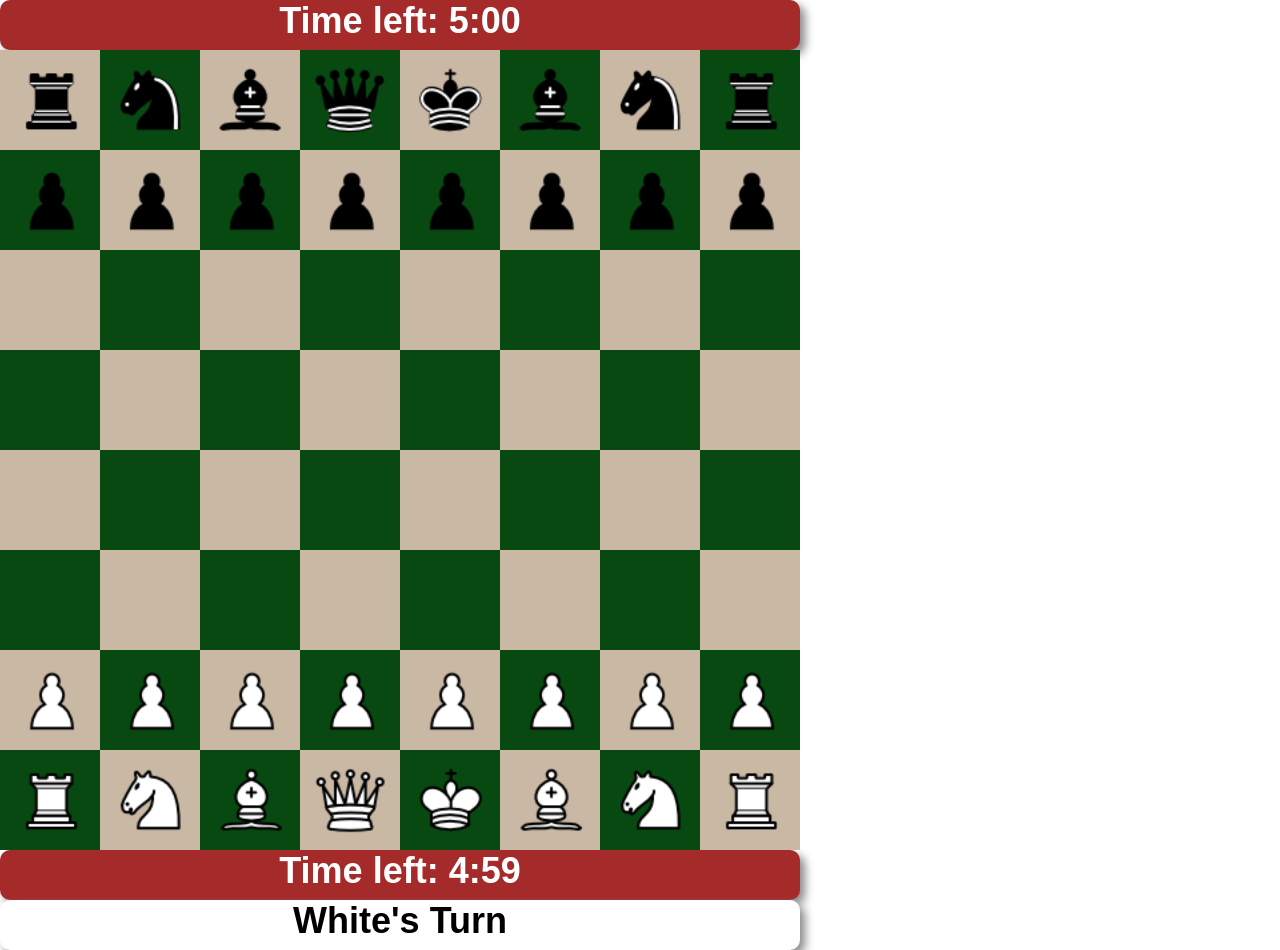
<file: index.html>
<!doctype html><html lang="en"><head><meta charset="utf-8"/><link rel="icon" href="/favicon.ico"/><meta name="viewport" content="width=device-width,initial-scale=1"/><meta name="theme-color" content="#000000"/><meta name="description" content="Web site created using create-react-app"/><link rel="apple-touch-icon" href="/logo192.png"/><link rel="manifest" href="/manifest.json"/><title>React App</title><script defer="defer" src="/static/js/main.b4d42831.js"></script><link href="/static/css/main.dcee3a2d.css" rel="stylesheet"></head><body><noscript>You need to enable JavaScript to run this app.</noscript><div id="root"></div></body></html>
</file>
<file: static/css/main.dcee3a2d.css>
body{-webkit-font-smoothing:antialiased;-moz-osx-font-smoothing:grayscale;font-family:-apple-system,BlinkMacSystemFont,Segoe UI,Roboto,Oxygen,Ubuntu,Cantarell,Fira Sans,Droid Sans,Helvetica Neue,sans-serif;margin:0}code{font-family:source-code-pro,Menlo,Monaco,Consolas,Courier New,monospace}.App{text-align:center}.App-logo{height:40vmin;pointer-events:none}@media (prefers-reduced-motion:no-preference){.App-logo{-webkit-animation:App-logo-spin 20s linear infinite;animation:App-logo-spin 20s linear infinite}}.App-header{align-items:center;background-color:#282c34;color:#fff;display:flex;flex-direction:column;font-size:calc(10px + 2vmin);justify-content:center;min-height:100vh}.App-link{color:#61dafb}@-webkit-keyframes App-logo-spin{0%{-webkit-transform:rotate(0deg);transform:rotate(0deg)}to{-webkit-transform:rotate(1turn);transform:rotate(1turn)}}@keyframes App-logo-spin{0%{-webkit-transform:rotate(0deg);transform:rotate(0deg)}to{-webkit-transform:rotate(1turn);transform:rotate(1turn)}}.tile{display:grid;height:100px;place-content:center;width:100px}.tile .chess-piece{background-position:50%;background-repeat:no-repeat;background-size:80px;height:100px;width:100px}.tile .chess-piece:hover{cursor:grab}.tile .chess-piece:active{cursor:grabbing}.black-tile{background-color:#074910}.white-tile{background-color:#c9b8a4}.tile img{width:80px}.tile-highlight:not(.chess-piece-tile):before{background-color:rgba(0,0,0,.4);border-radius:50%;content:" ";height:24px;width:24px}.tile-highlight.chess-piece-tile:before{border:5px solid rgba(0,0,0,.4);border-radius:50%;content:" ";height:90px;position:absolute;width:90px}#chessboard{background-color:blue;display:grid;grid-template-columns:repeat(8,100px);grid-template-rows:repeat(8,100px);height:800px;width:800px}#timer{background-color:brown}#InformationTab,#timer{border-radius:10px;box-shadow:5px 5px 10px #888;color:#fff;display:flex;font-size:36px;font-weight:700;height:50px;justify-content:center;width:800px}#InformationTab{background-color:#000}#InformationTabBlack,#PlayAgain{background-color:#000;color:#fff}#InformationTabBlack,#InformationTabWhite,#PlayAgain{border-radius:10px;box-shadow:5px 5px 10px #888;display:flex;font-size:36px;font-weight:700;height:50px;justify-content:center;width:800px}#InformationTabWhite{background-color:#fff;color:#000}#CheckTabBlack{background-color:#000;color:#fff}#CheckTabBlack,#CheckTabWhite{border-radius:10px;box-shadow:5px 5px 10px #888;display:flex;font-size:36px;font-weight:700;height:50px;justify-content:center;width:800px}#CheckTabWhite{background-color:#fff;color:#000}#pawn-promotion-modal{align-items:center;background-color:rgba(0,0,0,.8);display:flex;height:300px;justify-content:space-around;left:50%;position:absolute;top:calc(50% - 150px);-webkit-transform:translate(-50%,-50%);transform:translate(-50%,-50%);width:800px}#pawn-promotion-modal>img{border-radius:50%;height:200px}#pawn-promotion-modal>img:hover{background-color:hsla(0,0%,100%,.3);cursor:pointer}.tile-highlight:before{background-color:rgba(0,0,0,.4);border-radius:50%;content:" ";height:24px;width:24px}.GameOvermodal,.GameOvermodal-content{background-color:#fff;border-radius:10px;box-shadow:5px 5px 10px #888;color:#000;display:flex;font-size:36px;font-weight:700;height:50px;justify-content:center;width:800px}.close{color:#aaa;float:right;font-size:28px;font-weight:700}.close:focus,.close:hover{color:#000;cursor:pointer;text-decoration:none}
/*# sourceMappingURL=main.dcee3a2d.css.map*/
</file>
